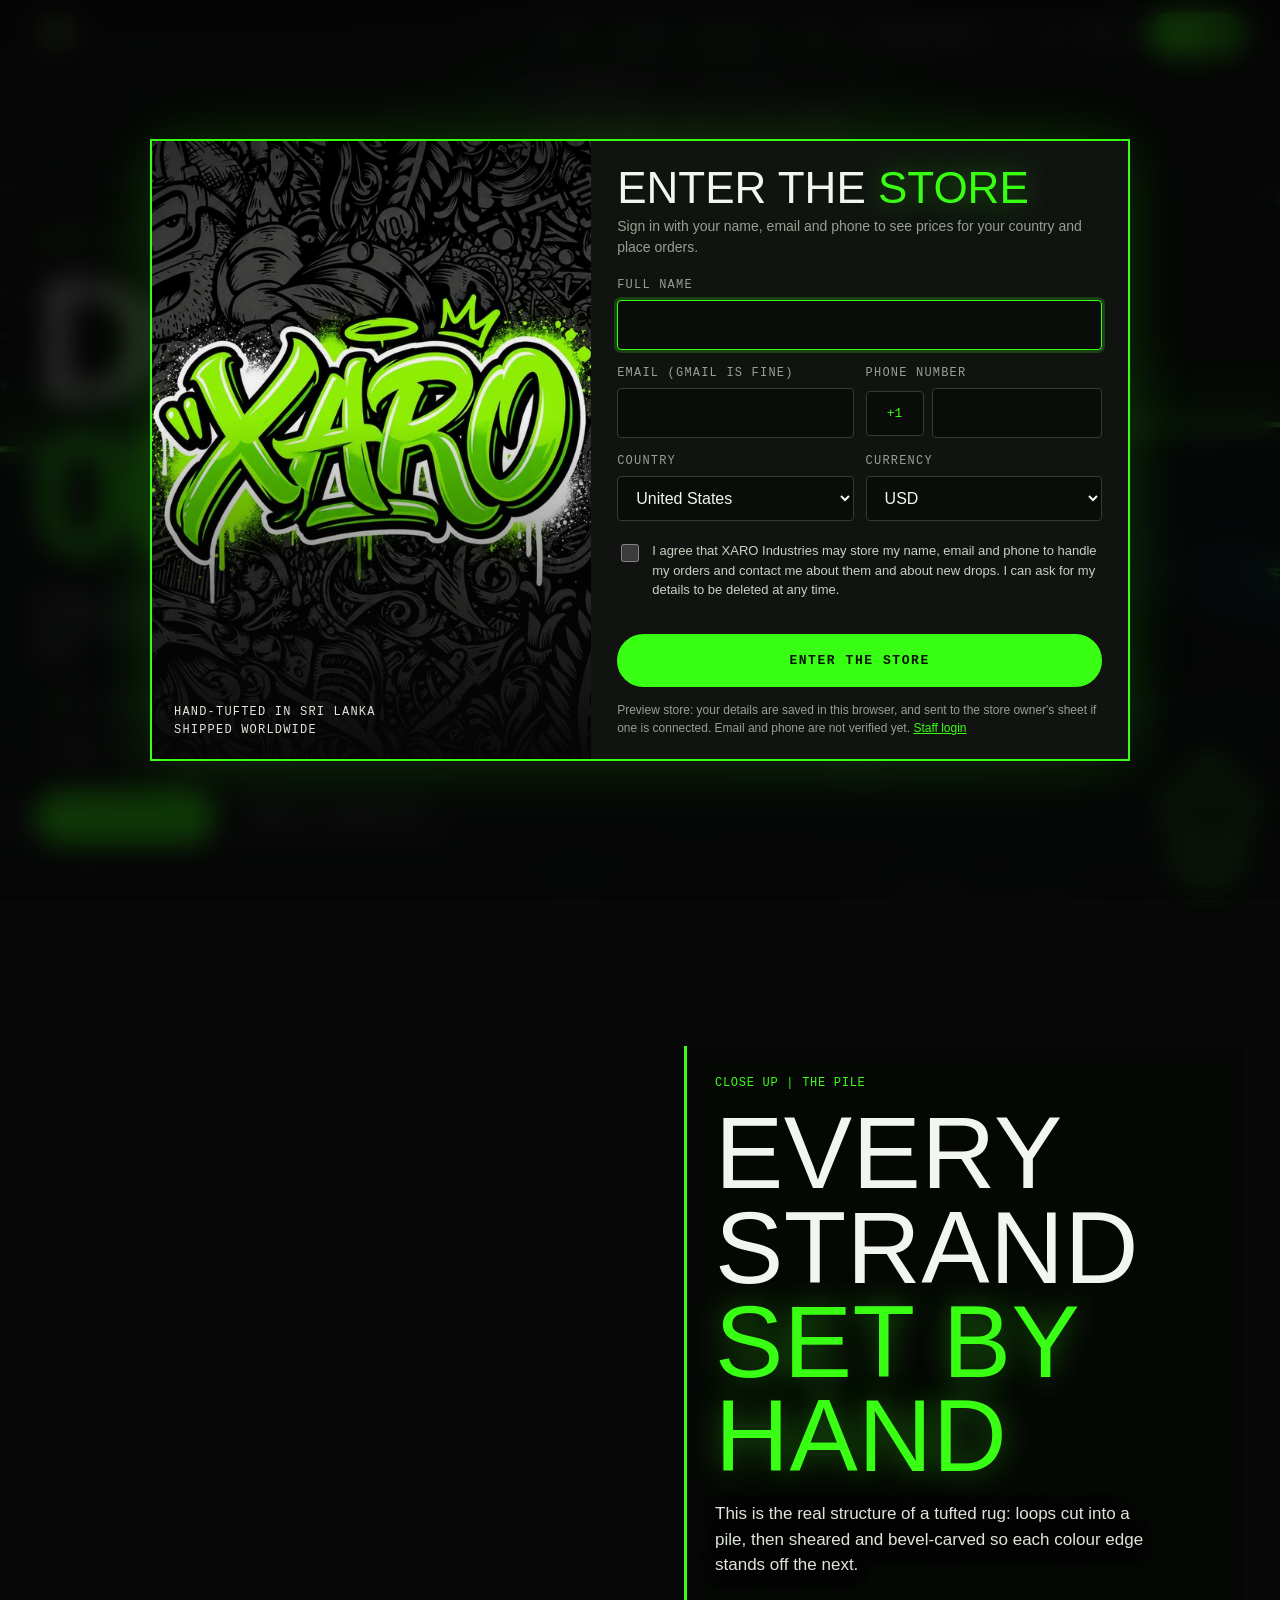
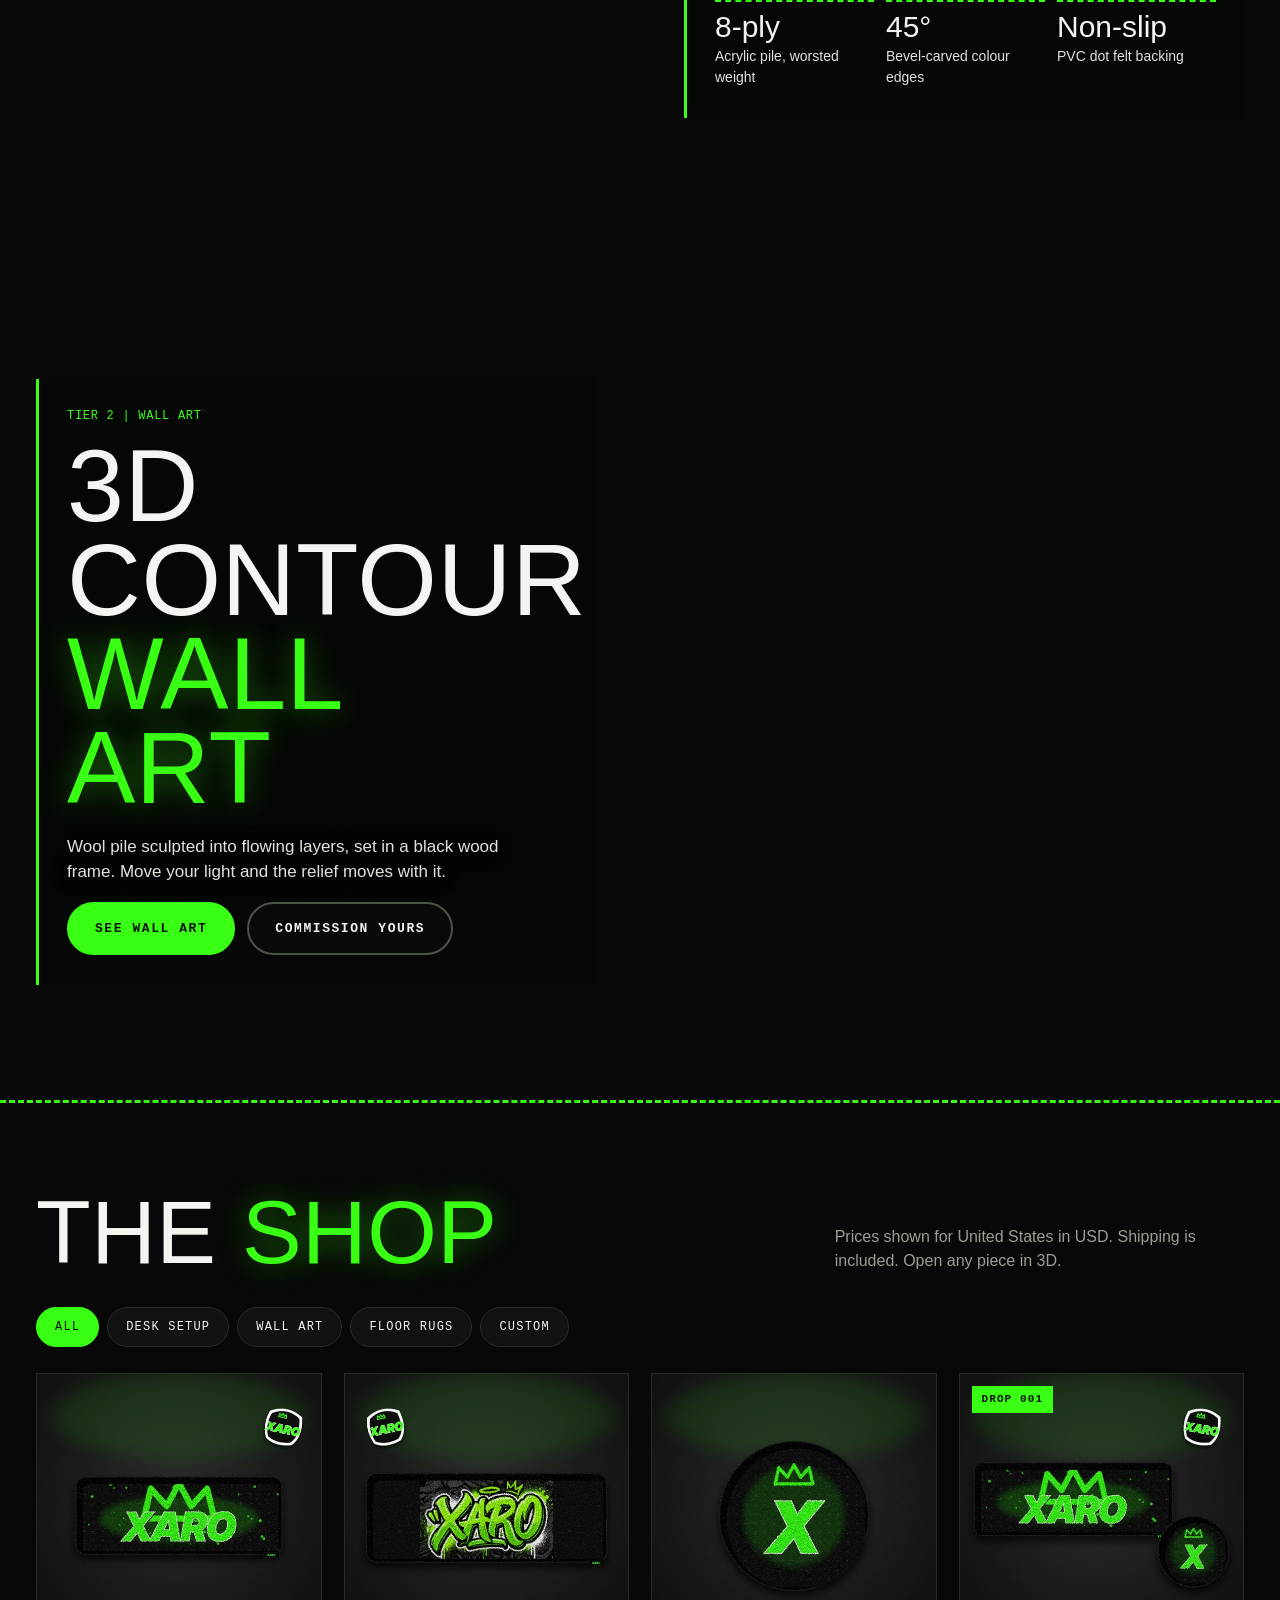
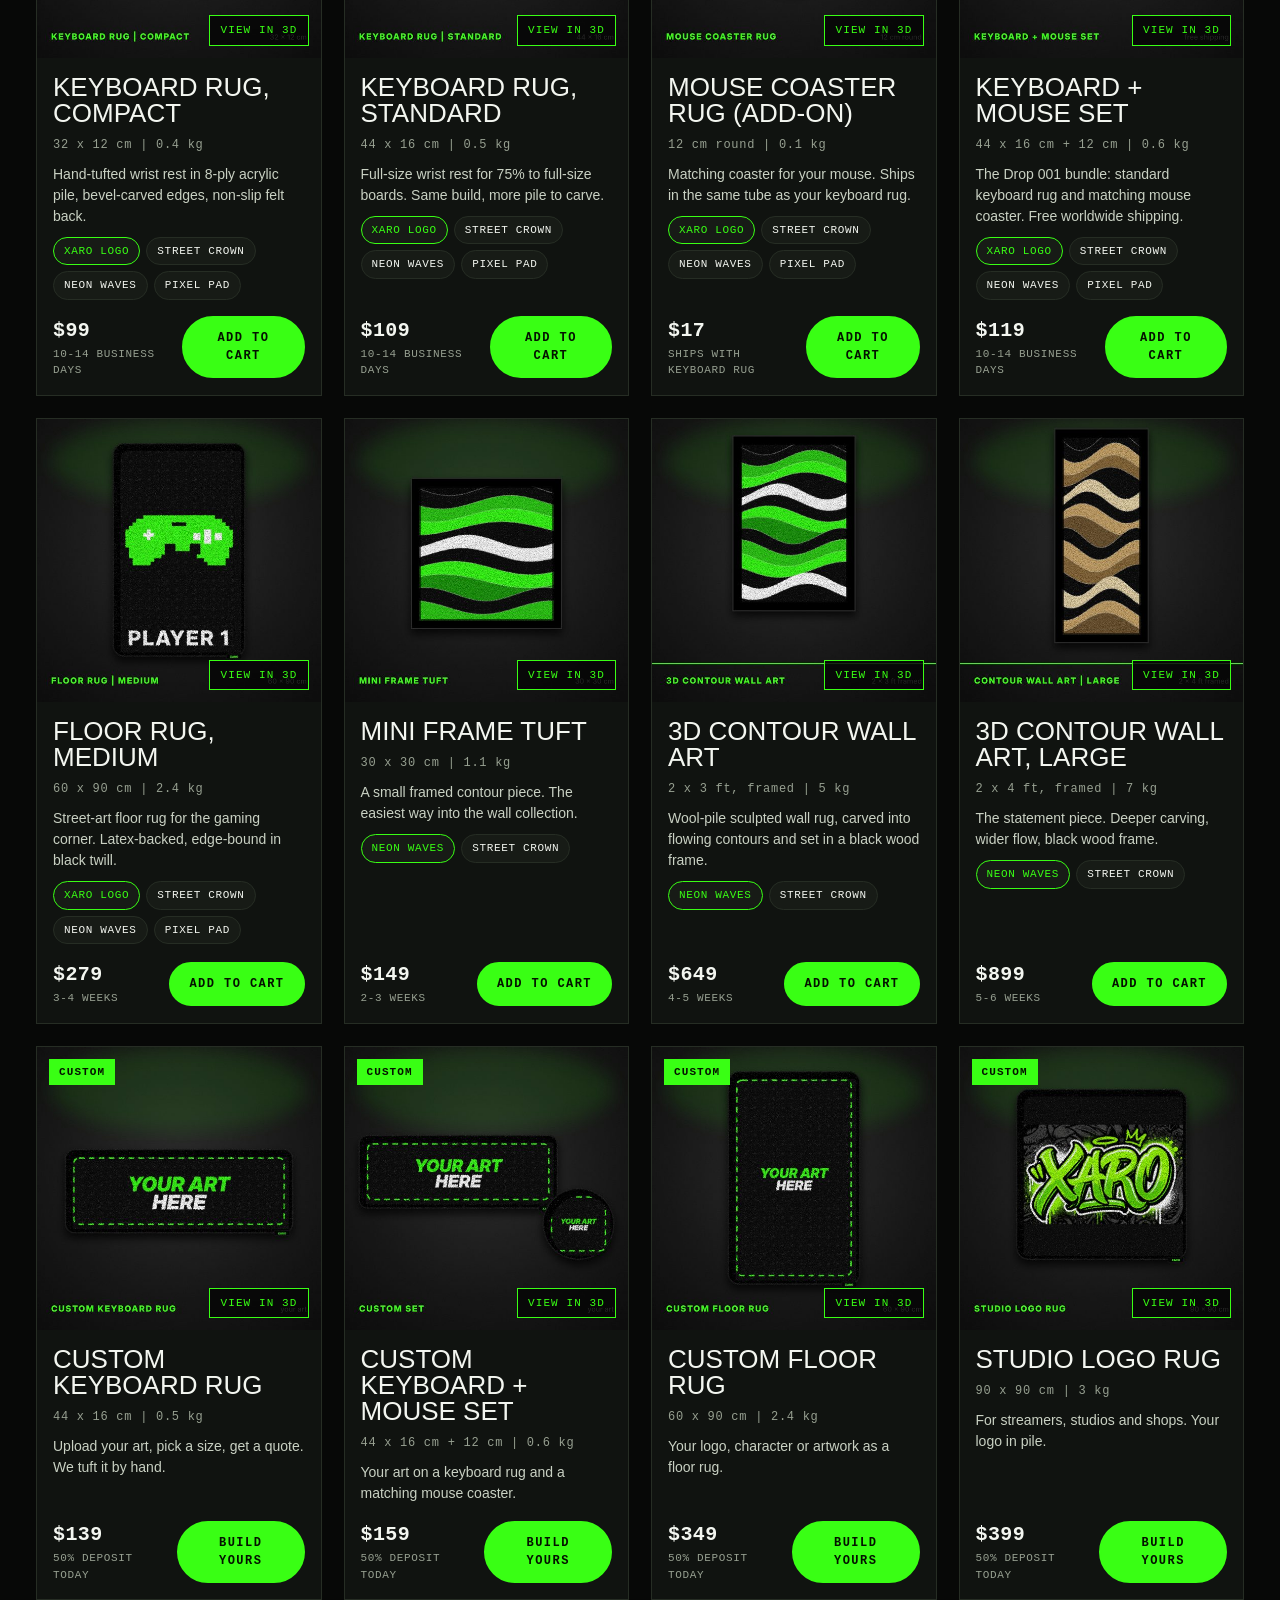
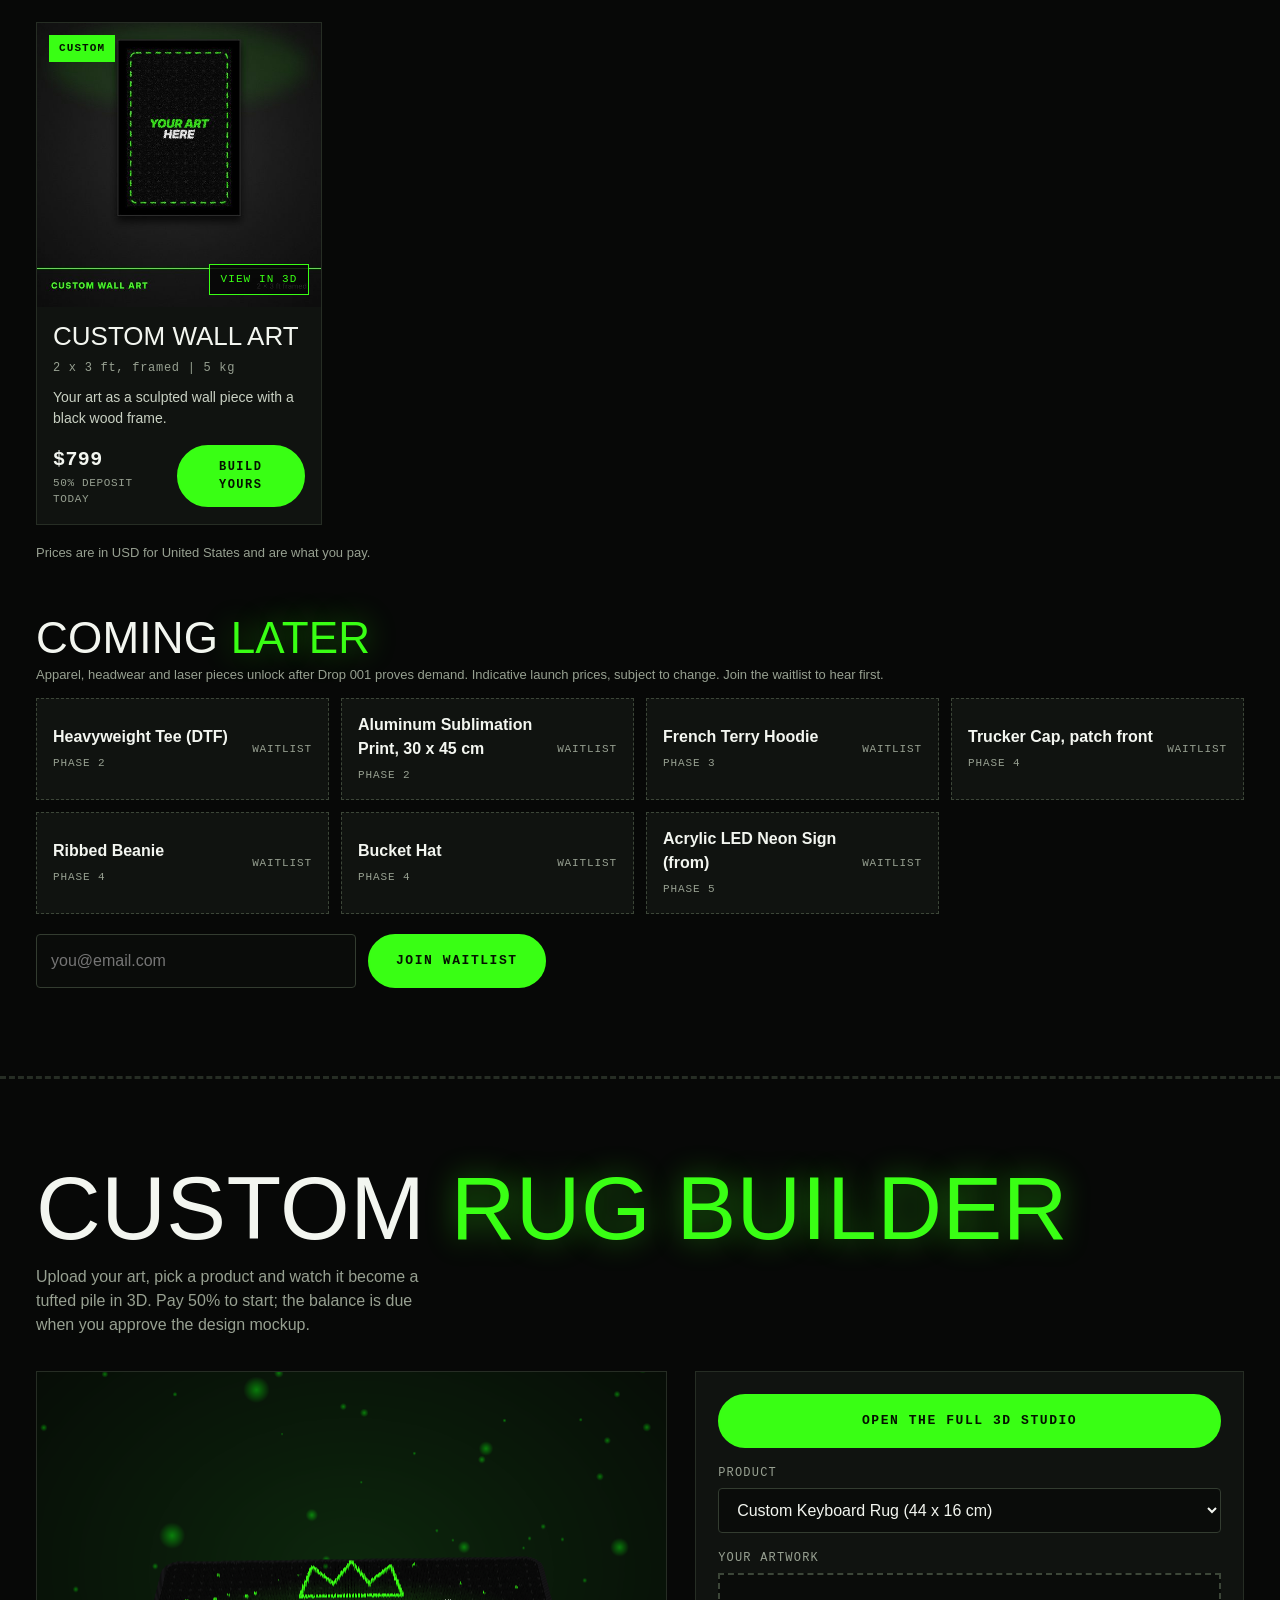
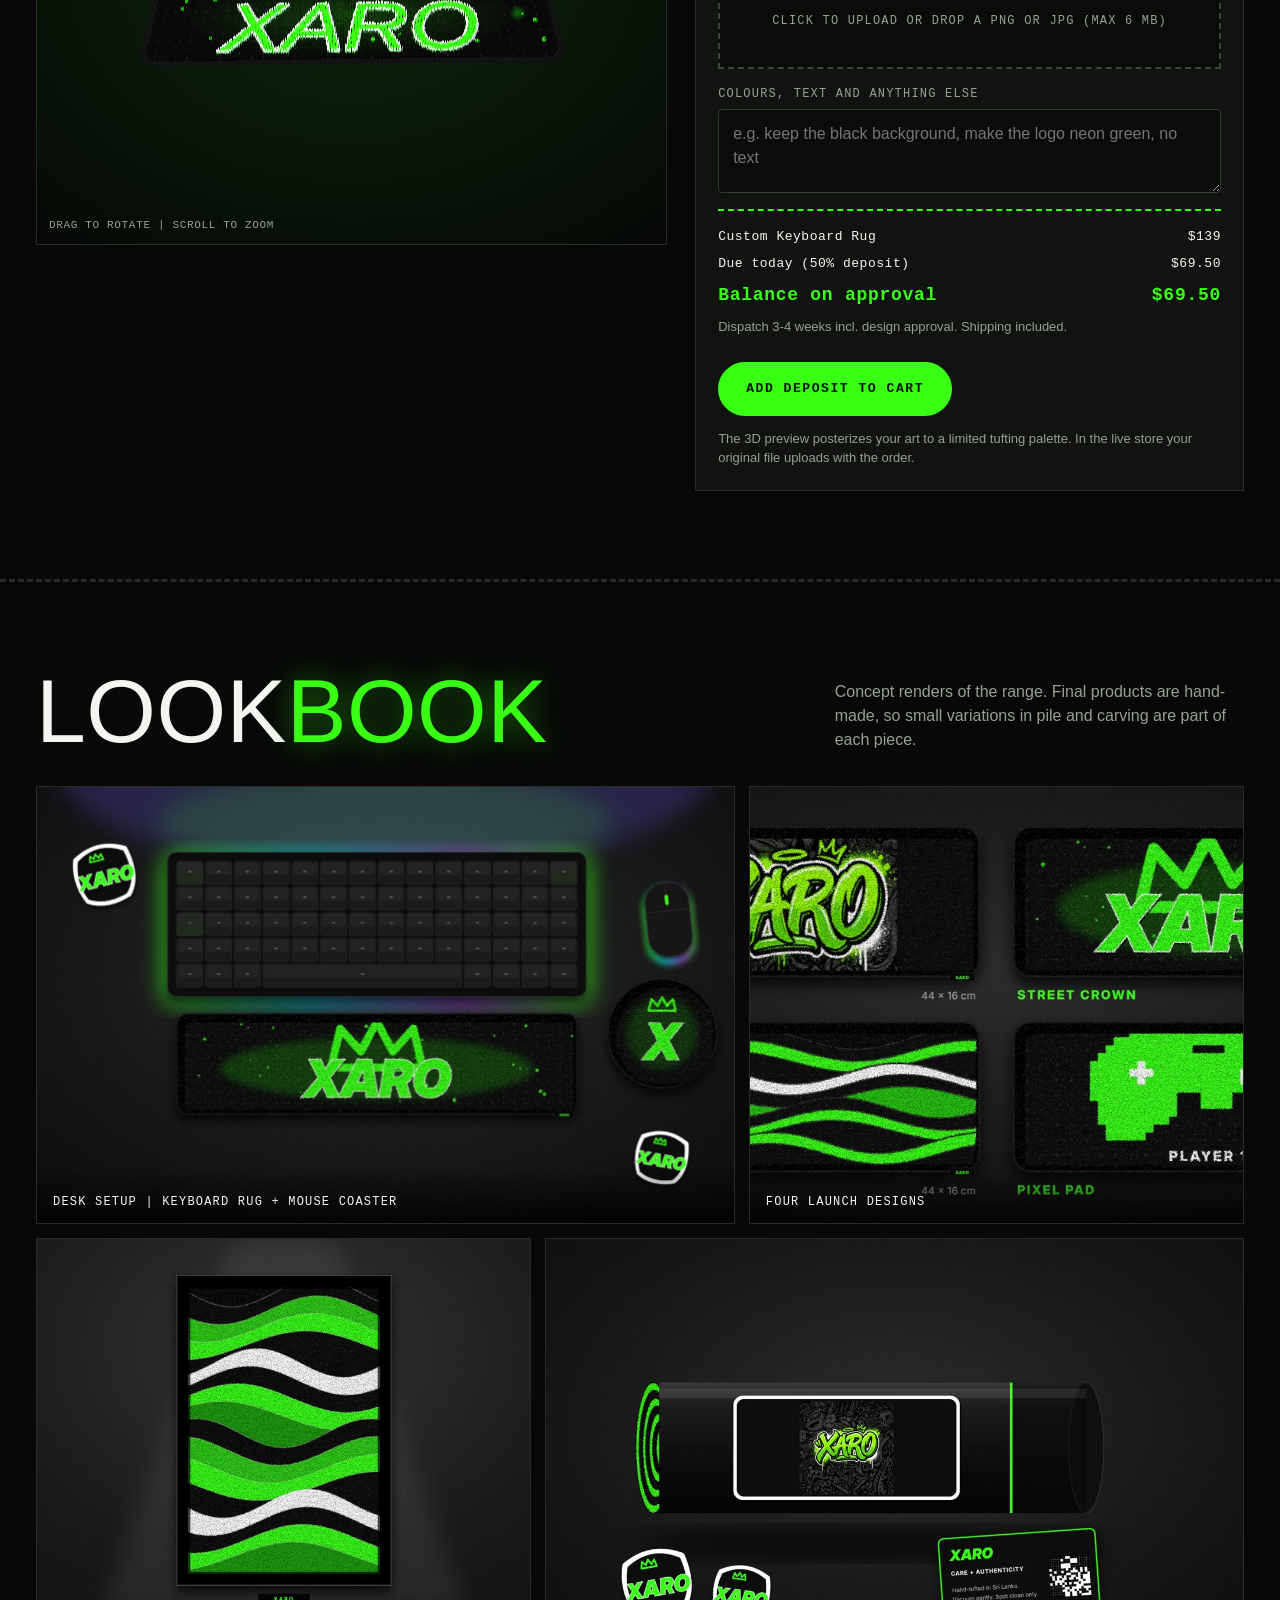
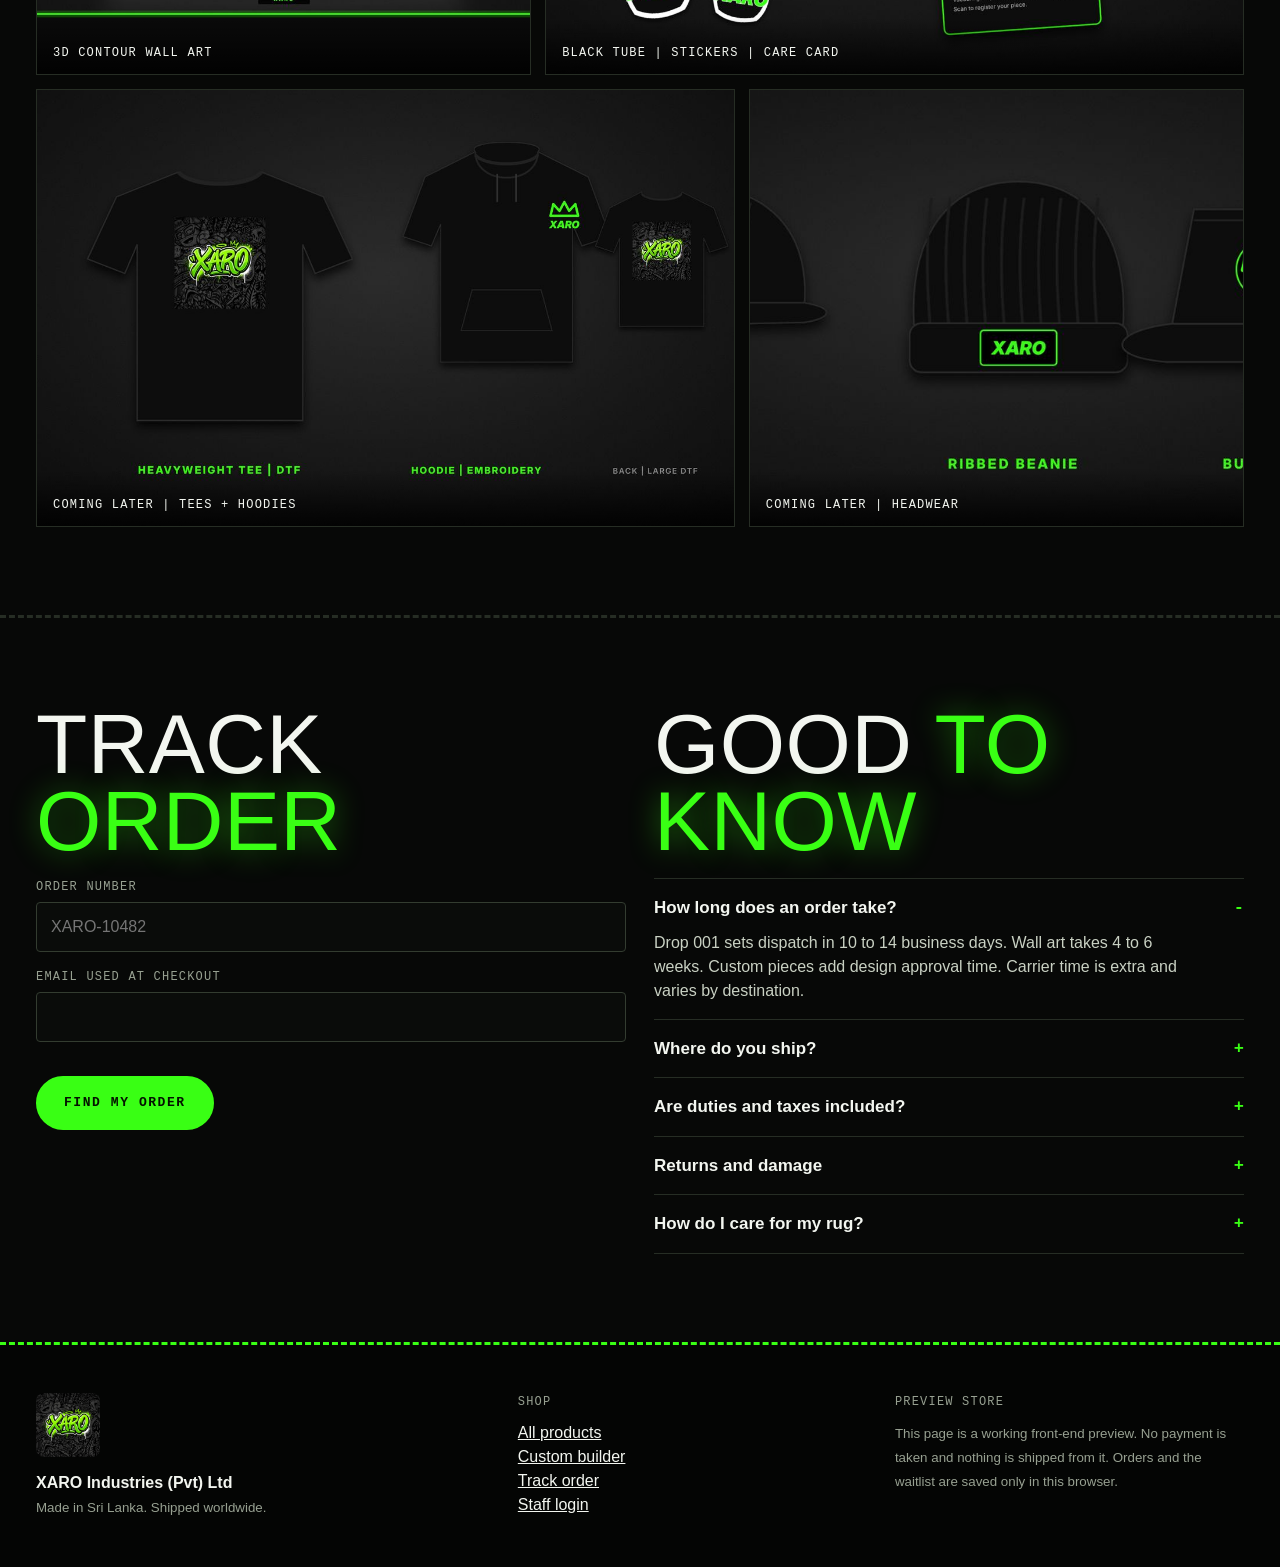
<file: XARO Industries Store.html>
<!doctype html>
<html lang="en"><head><meta charset="utf-8"><meta http-equiv="refresh" content="0; url=./index.html"><link rel="canonical" href="./index.html"><title>XARO Industries</title><script>location.replace("./index.html")</script></head>
<body><a href="./index.html">Open the XARO Industries store</a></body></html>
</file>
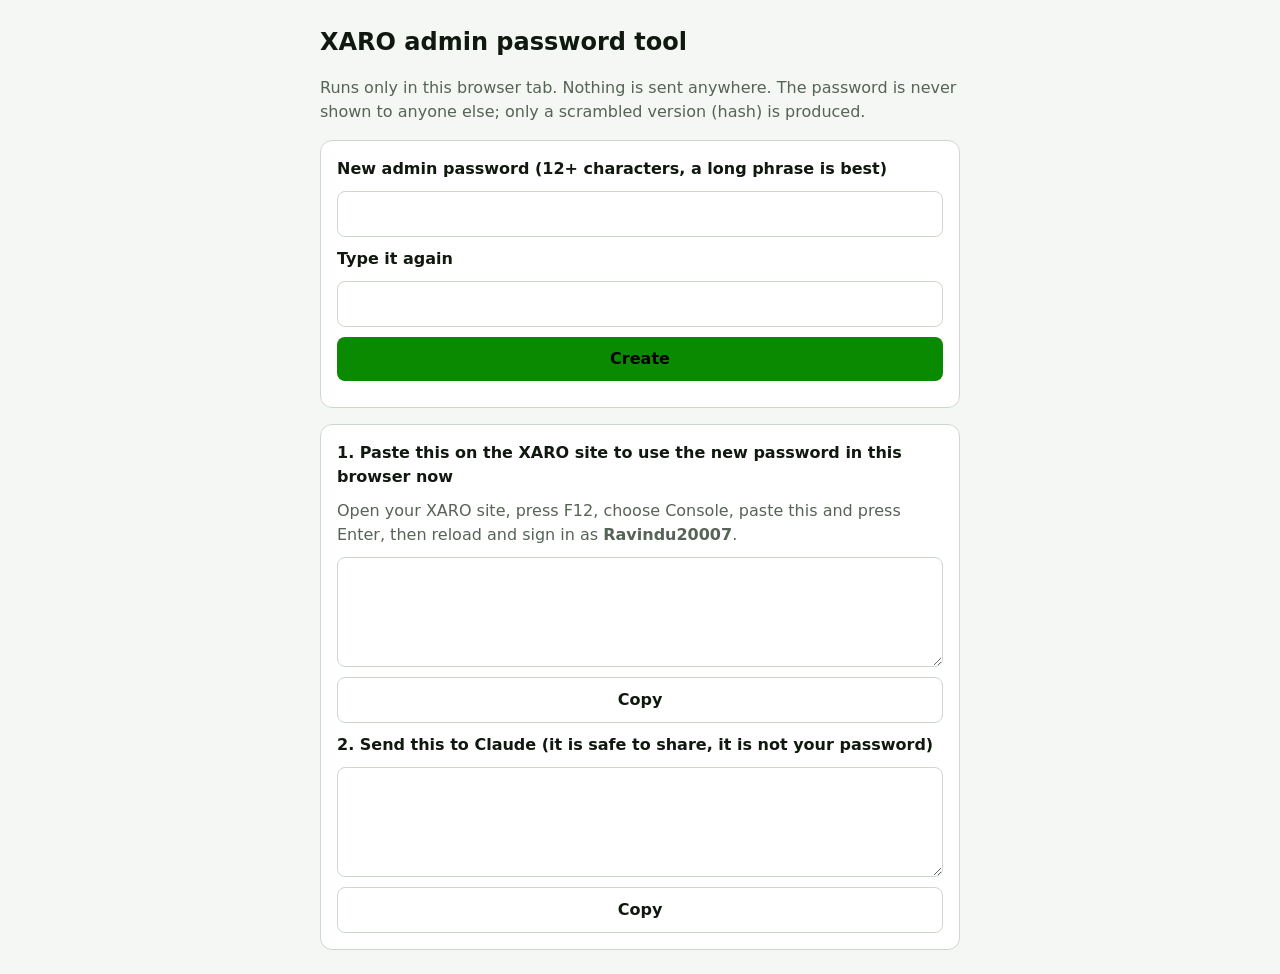
<file: tools/admin_password_tool.html>
<!doctype html>
<html lang="en"><head><meta charset="utf-8"><meta name="viewport" content="width=device-width,initial-scale=1"><title>XARO admin password tool</title>
<style>
:root{--bg:#0b0f0c;--fg:#eef3ee;--mute:#9aa89a;--line:#243024;--neon:#39ff14;--card:#121812}
@media (prefers-color-scheme:light){:root{--bg:#f4f7f4;--fg:#101810;--mute:#566356;--line:#cdd8cd;--neon:#0a8a00;--card:#fff}}
body{margin:0;background:var(--bg);color:var(--fg);font:16px/1.5 system-ui,sans-serif;padding:24px max(16px,env(safe-area-inset-left,0px))}
main{max-width:640px;margin:0 auto;display:grid;gap:16px}
h1{font-size:24px;margin:0}p{margin:0;color:var(--mute)}
.card{background:var(--card);border:1px solid var(--line);border-radius:12px;padding:16px;display:grid;gap:10px}
label{font-weight:600}input,textarea,button{font:inherit;color:inherit;background:transparent;border:1px solid var(--line);border-radius:8px;padding:10px;min-width:0;width:100%;box-sizing:border-box}
textarea{font:13px/1.4 ui-monospace,monospace;min-height:110px}button{cursor:pointer;background:var(--neon);color:#000;font-weight:700;border:0}
button.s{background:transparent;color:var(--fg);border:1px solid var(--line)}.row{display:flex;gap:8px;flex-wrap:wrap}.row>*{flex:1}.ok{color:var(--neon)}
</style></head><body><main>
<h1>XARO admin password tool</h1>
<p>Runs only in this browser tab. Nothing is sent anywhere. The password is never shown to anyone else; only a scrambled version (hash) is produced.</p>
<div class="card">
  <label for="pw">New admin password (12+ characters, a long phrase is best)</label>
  <input id="pw" type="password" autocomplete="new-password">
  <label for="pw2">Type it again</label>
  <input id="pw2" type="password" autocomplete="new-password">
  <button id="go" type="button">Create</button><p id="msg" role="status"></p>
</div>
<div class="card" id="out" hidden>
  <label for="a">1. Paste this on the XARO site to use the new password in this browser now</label>
  <p>Open your XARO site, press F12, choose Console, paste this and press Enter, then reload and sign in as <b>Ravindu20007</b>.</p>
  <textarea id="a" readonly></textarea><button class="s" type="button" data-copy="a">Copy</button>
  <label for="b">2. Send this to Claude (it is safe to share, it is not your password)</label>
  <textarea id="b" readonly></textarea><button class="s" type="button" data-copy="b">Copy</button>
</div>
<script>
const $=id=>document.getElementById(id),hex=u=>[...u].map(b=>b.toString(16).padStart(2,'0')).join(''),ITER=310000;
async function mk(pw){const salt=crypto.getRandomValues(new Uint8Array(16)),k=await crypto.subtle.importKey('raw',new TextEncoder().encode(pw),'PBKDF2',false,['deriveBits']);
  const h=await crypto.subtle.deriveBits({name:'PBKDF2',salt,iterations:ITER,hash:'SHA-256'},k,256);return{salt:hex(salt),hash:hex(new Uint8Array(h)),iter:ITER};}
$('go').onclick=async()=>{const m=$('msg');m.className='';
  if($('pw').value.length<12)return m.textContent='Use at least 12 characters.';if($('pw').value!==$('pw2').value)return m.textContent='The two passwords do not match.';
  m.textContent='Working...';const r=await mk($('pw').value);$('pw').value=$('pw2').value='';
  const seed=JSON.stringify(r);
  $('a').value="(()=>{const K='xaro.v2.admins',n="+seed+",l=JSON.parse(localStorage.getItem(K)||'[]'),p=['dashboard','customers','orders','products','pricing','assistant','settings','admins'];let o=l.find(x=>x.username==='Ravindu20007');if(!o){o={username:'Ravindu20007',name:'Ravindu',role:'owner',perms:p,active:true,at:new Date().toISOString(),last:''};l.unshift(o)}Object.assign(o,n,{active:true});localStorage.setItem(K,JSON.stringify(l));localStorage.removeItem('xaro.v2.lock');console.log('Done. Reload the page and sign in.')})()";
  $('b').value=seed;$('out').hidden=false;m.textContent='Done.';m.className='ok';};
document.addEventListener('click',e=>{const b=e.target.closest('[data-copy]');if(!b)return;const t=$(b.dataset.copy);t.select();try{navigator.clipboard.writeText(t.value)}catch(x){document.execCommand('copy')}});
</script></main></body></html>
</file>
